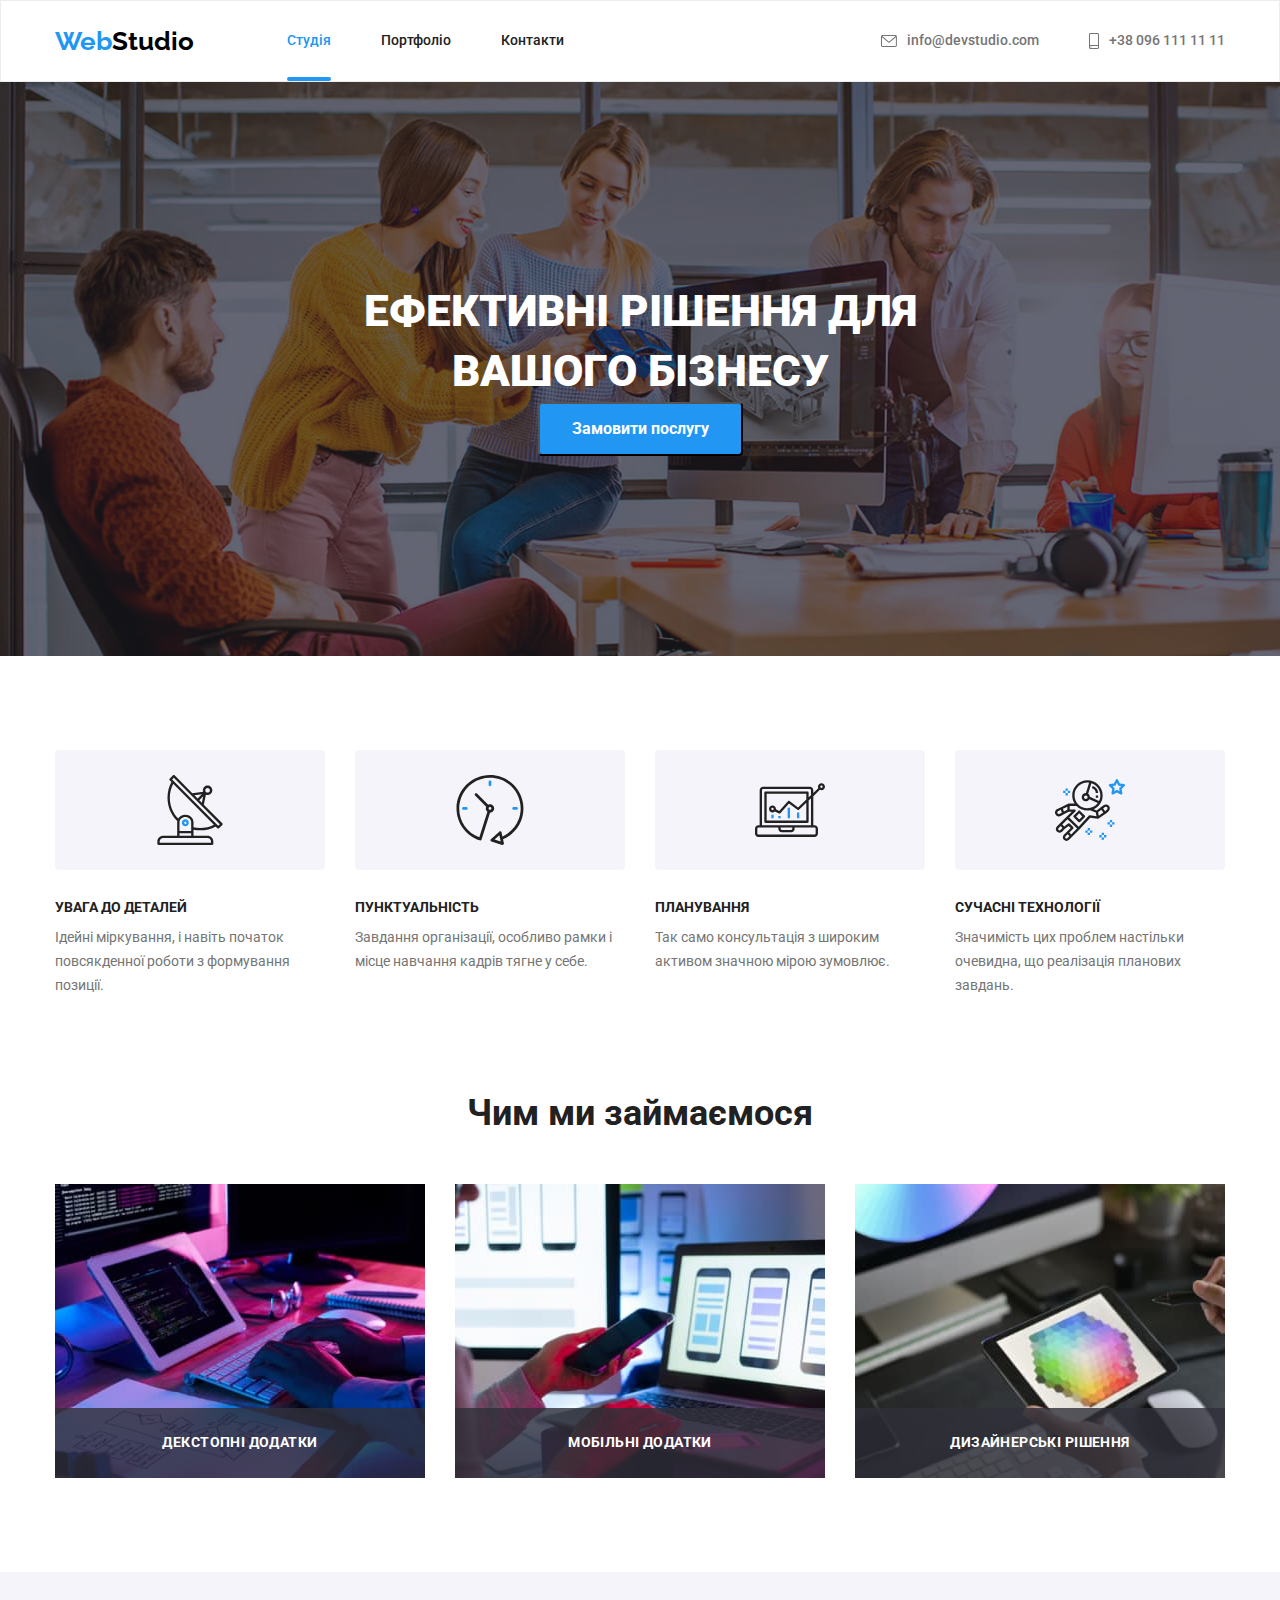
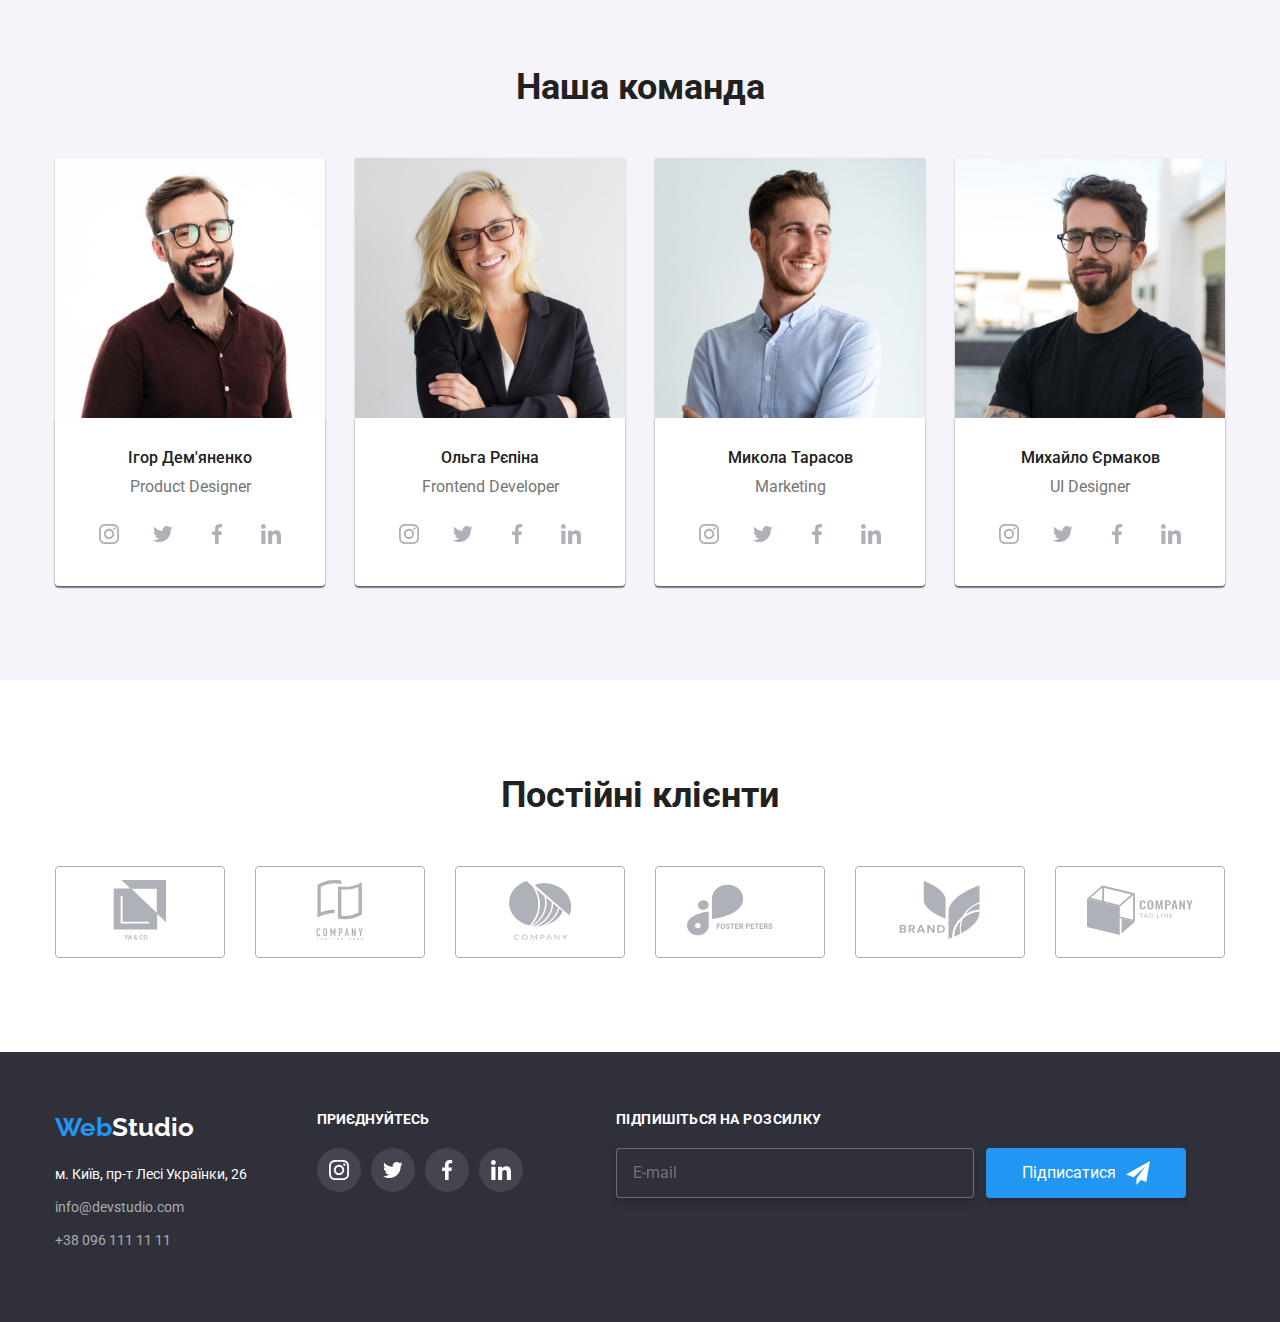
<file: index.html>
<!DOCTYPE html>
<html lang="ru">
	<head>
		<meta charset="UTF-8" />
		<meta http-equiv="X-UA-Compatible" content="IE=edge" />
		<meta name="viewport" content="width=device-width, initial-scale=1.0" />
		<title>ВебСтудія</title>
		<link rel="stylesheet" href="https://cdn.jsdelivr.net/npm/modern-normalize@1.1.0/modern-normalize.min.css" />
		<link rel="preconnect" href="https://fonts.googleapis.com" />
		<link rel="preconnect" href="https://fonts.gstatic.com" crossorigin />
		<link
			href="https://fonts.googleapis.com/css2?family=Raleway:wght@700&family=Roboto:wght@400;500;700;900&display=swap"
			rel="stylesheet"
		/>
		<link rel="stylesheet" href="./css/main.min.css" />
	</head>
	<body>
		<!-- HEDER -->
		<header class="page-header">
			<div class="container page-heder-container">
				<nav class="navigation">
					<a class="link logo" href="./index.html">Web<span class="logo2">Studio</span></a>
					<ul class="menu">
						<li class="menu__item list">
							<a class="menu__link current link" href="./index.html">Студія</a>
						</li>
						<li class="menu__item list">
							<a class="menu__link link" href="./portfolio.html">Портфоліо</a>
						</li>
						<li class="menu__item list"><a class="menu__link link" href="">Контакти</a></li>
					</ul>
				</nav>
				<ul class="menu mail-phone-item">
					<li class="menu__item list">
						<a class="mail link" href="mailto:info@devstudio.com">
							<svg class="mail-svg" width="16" height="12">
								<use href="./images/svg/icons.svg#icon-envelope_hover"></use>
							</svg>
							info@devstudio.com</a
						>
					</li>
					<li class="menu__item list">
						<a class="phone-number link" href="tel:+380961111111">
							<svg class="phone-svg" width="10" height="16">
								<use href="./images/svg/icons.svg#icon-smartphone"></use>
							</svg>
							+38 096 111 11 11</a
						>
					</li>
				</ul>
			</div>
		</header>
		<!-- /HEDER -->
		<main>
			<!-- order -->
			<section class="hero">
				<div class="container hrt">
					<h1 class="hero-text">ЕФЕКТИВНІ РІШЕННЯ ДЛЯ ВАШОГО БІЗНЕСУ</h1>
					<p>
						<button class="modal-btn" data-modal-open type="button">Замовити послугу</button>
					</p>
				</div>
			</section>
			<!-- OUR ADVANTAGE -->
			<section class="our-advantages section">
				<div class="container">
					<h2 class="hidden-title">НАШІ ПЕРЕВАГИ</h2>
					<ul class="advantages">
						<li class="advantages-item list">
							<div class="advantages-item-svg">
								<svg width="70" height="70">
									<use href="./images/svg/icons.svg#icon-antenna"></use>
								</svg>
							</div>
							<h3 class="advantages-characteristic">УВАГА ДО ДЕТАЛЕЙ</h3>
							<p class="advantages-description">
								Ідейні міркування, і навіть початок повсякденної роботи з формування позиції.
							</p>
						</li>
						<li class="advantages-item list">
							<div class="advantages-item-svg">
								<svg width="70" height="70">
									<use href="./images/svg/icons.svg#icon-clock"></use>
								</svg>
							</div>
							<h3 class="advantages-characteristic">ПУНКТУАЛЬНІСТЬ</h3>
							<p class="advantages-description">
								Завдання організації, особливо рамки і місце навчання кадрів тягне у себе.
							</p>
						</li>
						<li class="advantages-item list">
							<div class="advantages-item-svg">
								<svg width="70" height="70">
									<use href="./images/svg/icons.svg#icon-diagram"></use>
								</svg>
							</div>
							<h3 class="advantages-characteristic">ПЛАНУВАННЯ</h3>
							<p class="advantages-description"> Так само консультація з широким активом значною мірою зумовлює. </p>
						</li>
						<li class="advantages-item list">
							<div class="advantages-item-svg">
								<svg width="70" height="70">
									<use href="./images/svg/icons.svg#icon-astronaut"></use>
								</svg>
							</div>
							<h3 class="advantages-characteristic">СУЧАСНІ ТЕХНОЛОГІЇ</h3>
							<p class="advantages-description"
								>Значимість цих проблем настільки очевидна, що реалізація планових завдань.
							</p>
						</li>
					</ul>
				</div>
				<!-- /OUR ADVANTAGE -->
			</section>
			<!-- WHAT ARE WE DOING -->
			<section class="we-doing section">
				<div class="container">
					<h2 class="responsibilities">Чим ми займаємося</h2>
					<ul class="we-doing-card">
						<li class="doing-card list">
							<img src="./images/what_are_we_doing/img1.jpg" alt="кодит на комп'ютері" width="370" height="290" />
							<div class="doing">
								<p class="we-doing-card-item">ДЕКСТОПНІ ДОДАТКИ</p>
							</div>
						</li>
						<li class="doing-card list">
							<img
								src="./images/what_are_we_doing/img2.jpg"
								alt="в руках смартфон, на столі ноутбук"
								width="370"
								height="290"
							/>
							<div class="doing">
								<p class="we-doing-card-item">МОБІЛЬНІ ДОДАТКИ</p>
							</div>
						</li>
						<li class="doing-card list">
							<img
								src="./images/what_are_we_doing/img3.jpg"
								alt="в руках планшет з кольоровою гамою"
								width="370"
								height="290"
							/>
							<div class="doing">
								<p class="we-doing-card-item">ДИЗАЙНЕРСЬКІ РІШЕННЯ</p>
							</div>
						</li>
					</ul>
				</div>
			</section>
			<!-- /WHAT ARE WE DOING -->
			<!-- OUR TEAM -->
			<section class="team section">
				<div class="container">
					<h2 class="our-team">Наша команда</h2>
					<ul class="employees">
						<li class="employee list">
							<img
								src="./images/employee/igor_demyanenko.jpg"
								alt="Igor Demyanenko Product Designer"
								width="270"
								height="260"
							/>
							<div class="employee-card">
								<h3 class="name-employee">Ігор Дем'яненко</h3>
								<p class="position" lang="en">Product Designer</p>
								<ul class="employee-social list">
									<li class="employee-social-item">
										<a class="employee-social-item-link" href=""
											><svg class="employee-social-item-svg" width="20" height="20">
												<use href="./images/svg/icons.svg#icon-instagram"></use></svg
										></a>
									</li>
									<li class="employee-social-item">
										<a class="employee-social-item-link" href=""
											><svg class="employee-social-item-svg" width="20" height="20">
												<use href="./images/svg/icons.svg#icon-twitter"></use></svg
										></a>
									</li>
									<li class="employee-social-item">
										<a class="employee-social-item-link" href=""
											><svg class="employee-social-item-svg" width="20" height="20">
												<use href="./images/svg/icons.svg#icon-facebook"></use></svg
										></a>
									</li>
									<li class="employee-social-item">
										<a class="employee-social-item-link" href=""
											><svg class="employee-social-item-svg" width="20" height="20">
												<use href="./images/svg/icons.svg#icon-linkedin"></use></svg
										></a>
									</li>
								</ul>
							</div>
						</li>
						<li class="employee list">
							<img
								src="./images/employee/olga_repina.jpg"
								alt="Olga Repina Frontend Developer"
								width="270"
								height="260"
							/>
							<div class="employee-card">
								<h3 class="name-employee">Ольга Рєпіна</h3>
								<p class="position" lang="en">Frontend Developer</p>
								<ul class="employee-social list">
									<li class="employee-social-item">
										<a class="employee-social-item-link" href=""
											><svg class="employee-social-item-svg" width="20" height="20">
												<use href="./images/svg/icons.svg#icon-instagram"></use></svg
										></a>
									</li>
									<li class="employee-social-item">
										<a class="employee-social-item-link" href=""
											><svg class="employee-social-item-svg" width="20" height="20">
												<use href="./images/svg/icons.svg#icon-twitter"></use></svg
										></a>
									</li>
									<li class="employee-social-item">
										<a class="employee-social-item-link" href=""
											><svg class="employee-social-item-svg" width="20" height="20">
												<use href="./images/svg/icons.svg#icon-facebook"></use></svg
										></a>
									</li>
									<li class="employee-social-item">
										<a class="employee-social-item-link" href=""
											><svg class="employee-social-item-svg" width="20" height="20">
												<use href="./images/svg/icons.svg#icon-linkedin"></use></svg
										></a>
									</li>
								</ul>
							</div>
						</li>
						<li class="employee list">
							<img
								src="./images/employee/nikolai_tarasov.jpg"
								alt="Nikolai Tarasov Marketing"
								width="270"
								height="260"
							/>
							<div class="employee-card">
								<h3 class="name-employee">Микола Тарасов</h3>
								<p class="position" lang="en">Marketing</p>
								<ul class="employee-social list">
									<li class="employee-social-item">
										<a class="employee-social-item-link" href=""
											><svg class="employee-social-item-svg" width="20" height="20">
												<use href="./images/svg/icons.svg#icon-instagram"></use></svg
										></a>
									</li>
									<li class="employee-social-item">
										<a class="employee-social-item-link" href=""
											><svg class="employee-social-item-svg" width="20" height="20">
												<use href="./images/svg/icons.svg#icon-twitter"></use></svg
										></a>
									</li>
									<li class="employee-social-item">
										<a class="employee-social-item-link" href=""
											><svg class="employee-social-item-svg" width="20" height="20">
												<use href="./images/svg/icons.svg#icon-facebook"></use></svg
										></a>
									</li>
									<li class="employee-social-item">
										<a class="employee-social-item-link" href=""
											><svg class="employee-social-item-svg" width="20" height="20">
												<use href="./images/svg/icons.svg#icon-linkedin"></use></svg
										></a>
									</li>
								</ul>
							</div>
						</li>
						<li class="employee list">
							<img
								src="./images/employee/mihail_ermakov.jpg"
								alt="Mikhail Ermakov UI Designer"
								width="270"
								height="260"
							/>
							<div class="employee-card">
								<h3 class="name-employee">Михайло Єрмаков</h3>
								<p class="position" lang="en">UI Designer</p>
								<ul class="employee-social list">
									<li class="employee-social-item">
										<a class="employee-social-item-link" href=""
											><svg class="employee-social-item-svg" width="20" height="20">
												<use href="./images/svg/icons.svg#icon-instagram"></use></svg
										></a>
									</li>
									<li class="employee-social-item">
										<a class="employee-social-item-link" href=""
											><svg class="employee-social-item-svg" width="20" height="20">
												<use href="./images/svg/icons.svg#icon-twitter"></use></svg
										></a>
									</li>
									<li class="employee-social-item">
										<a class="employee-social-item-link" href=""
											><svg class="employee-social-item-svg" width="20" height="20">
												<use href="./images/svg/icons.svg#icon-facebook"></use></svg
										></a>
									</li>
									<li class="employee-social-item">
										<a class="employee-social-item-link" href=""
											><svg class="employee-social-item-svg" width="20" height="20">
												<use href="./images/svg/icons.svg#icon-linkedin"></use></svg
										></a>
									</li>
								</ul>
							</div>
						</li>
					</ul>
				</div>
			</section>
			<!-- /OUR TEAM -->
			<section class="customers">
				<div class="container">
					<h2 class="our-customers">Постійні клієнти</h2>
					<ul class="regular-customers">
						<li class="regular-customers-items list">
							<a href="regular-customers-items-link"
								><svg class="regular-customers-items-link-svg" width="106" height="60">
									<use href="./images/svg/icons.svg#icon-yaco"></use>
								</svg>
							</a>
						</li>
						<li class="regular-customers-items list">
							<a href="regular-customers-items-link"
								><svg class="regular-customers-items-link-svg" width="106" height="60">
									<use href="./images/svg/icons.svg#icon-tegline"></use>
								</svg>
							</a>
						</li>
						<li class="regular-customers-items list">
							<a href="regular-customers-items-link"
								><svg class="regular-customers-items-link-svg" width="106" height="60">
									<use href="./images/svg/icons.svg#icon-company"></use>
								</svg>
							</a>
						</li>
						<li class="regular-customers-items list">
							<a href="regular-customers-items-link"
								><svg class="regular-customers-items-link-svg" width="106" height="60">
									<use href="./images/svg/icons.svg#icon-foster_peters"></use>
								</svg>
							</a>
						</li>
						<li class="regular-customers-items list">
							<a href="regular-customers-items-link"
								><svg class="regular-customers-items-link-svg" width="106" height="60">
									<use href="./images/svg/icons.svg#icon-brand"></use>
								</svg>
							</a>
						</li>
						<li class="regular-customers-items list">
							<a href="regular-customers-items-link"
								><svg class="regular-customers-items-link-svg" width="106" height="60">
									<use href="./images/svg/icons.svg#icon-tag_line"></use>
								</svg>
							</a>
						</li>
					</ul>
				</div>
			</section>
		</main>
		<!-- FOOTER -->
		<footer class="footer">
			<div class="container social-contacts">
				<div class="logo-footer-general">
					<a class="link logo-footer" href="./index.html">Web<span class="logo-footer2">Studio</span></a>
					<address class="address">
						<ul class="contacts">
							<li class="contacts-item list">
								<a class="item-gps link" href="https://goo.su/DPFk" target="_blank" rel="noopener noreferrer"
									>м. Київ, пр-т Лесі Українки, 26</a
								>
							</li>
							<li class="contacts-item list">
								<a class="item-mail link" href="mailto:info@devstudio.com">info@devstudio.com</a>
							</li>
							<li class="contacts-item list">
								<a class="item-phone-number link" href="tel:+380961111111">+38 096 111 11 11</a>
							</li>
						</ul>
					</address>
				</div>
				<div class="social-footer">
					<h3 class="join-in">ПРИЄДНУЙТЕСЬ</h3>
					<ul class="footer-social">
						<li class="footer-social-item list">
							<a class="footer-social-item-link" href="">
								<svg class="footer-social-item-svg" width="20" height="20">
									<use href="./images/svg/icons.svg#icon-instagram"></use></svg
							></a>
						</li>
						<li class="footer-social-item list">
							<a class="footer-social-item-link" href="">
								<svg class="footer-social-item-svg" width="20" height="20">
									<use href="./images/svg/icons.svg#icon-twitter"></use></svg
							></a>
						</li>
						<li class="footer-social-item list">
							<a class="footer-social-item-link" href="">
								<svg class="footer-social-item-svg" width="20" height="20">
									<use href="./images/svg/icons.svg#icon-facebook"></use></svg
							></a>
						</li>
						<li class="footer-social-item list">
							<a class="footer-social-item-link" href="">
								<svg class="footer-social-item-svg" width="20" height="20">
									<use href="./images/svg/icons.svg#icon-linkedin"></use></svg
							></a>
						</li>
					</ul>
				</div>
				<form class="footer-form">
					<p class="paragraph-footer-form">ПІДПИШІТЬСЯ НА РОЗСИЛКУ</p>
					<div class="footer-form-item">
						<label><input type="email" name="user-mail" class="footer-form-mail" placeholder="E-mail" /></label>
						<button type="submit" class="footer-form-submit"
							>Підписатися
							<svg class="footer-svg-icon">
								<use href="./images/svg/icons.svg#icon-icon_send"></use>
							</svg> </button></div
				></form>
			</div>
		</footer>
		<!-- /FOOTER -->
		<div class="backdrop is-hidden" data-modal>
			<div class="modal">
				<button type="button" class="modal-close-btn" data-modal-close>
					<svg class="modal-close-btn-icon" width="18" height="18">
						<use href="./images/svg/icons.svg#icon-close-black"></use>
					</svg>
				</button>
				<form class="modal-form">
					<p class="form-paragraph">Залиште свої дані, ми вам передзвонимо</p>
					<label class="modal-form-field">
						<span class="modal-form-input-desc">Ім'я</span>
						<span class="modal-form-input-wrapper">
							<input
								type="text"
								name="user-name"
								class="modal-form-input"
								required
								pattern="[a-zA-Zа-яА-Я]+"
								minlength="2" />
							<svg class="modal-form-input-icon">
								<use href="./images/svg/icons.svg#icon-person_black"></use></svg
						></span>
					</label>
					<label class="modal-form-field">
						<span class="modal-form-input-desc">Телефон</span>
						<span class="modal-form-input-wrapper">
							<input
								type="tel"
								name="user_phone"
								class="modal-form-input"
								required
								pattern="[0-9]{3}-[0-9]{3}-[0-9]{2}-[0-9]{2}"
								title="xxx-xxx-xx-xx" />
							<svg class="modal-form-input-icon">
								<use href="./images/svg/icons.svg#icon-phone_black"></use></svg
						></span>
					</label>
					<label class="modal-form-field">
						<span class="modal-form-input-desc">Пошта</span>
						<span class="modal-form-input-wrapper">
							<input type="email" name="user-email" class="modal-form-input" required />
							<svg class="modal-form-input-icon">
								<use href="./images/svg/icons.svg#icon-email_black"></use></svg></span
					></label>
					<label class="modal-form-field">
						<span class="modal-form-input-desc">Коментар</span>
						<textarea name="user-message" class="modal-form-message" placeholder="Введіть текст"></textarea>
					</label>
					<input id="user-policy" type="checkbox" name="user-policy" class="modal-form-check hidden-title" />
					<label for="user-policy" class="modal-form-check-desc">
						Погоджуюся з розсилкою та приймаю&nbsp;<a class="modal-form-check-desc-link" href=""
							>Умови договору</a
						></label
					>
					<button type="submit" class="modal-form-submit">Відправити</button>
				</form>
			</div>
		</div>
		<script src="./js/modal.js"></script>
	</body>
</html>
</file>
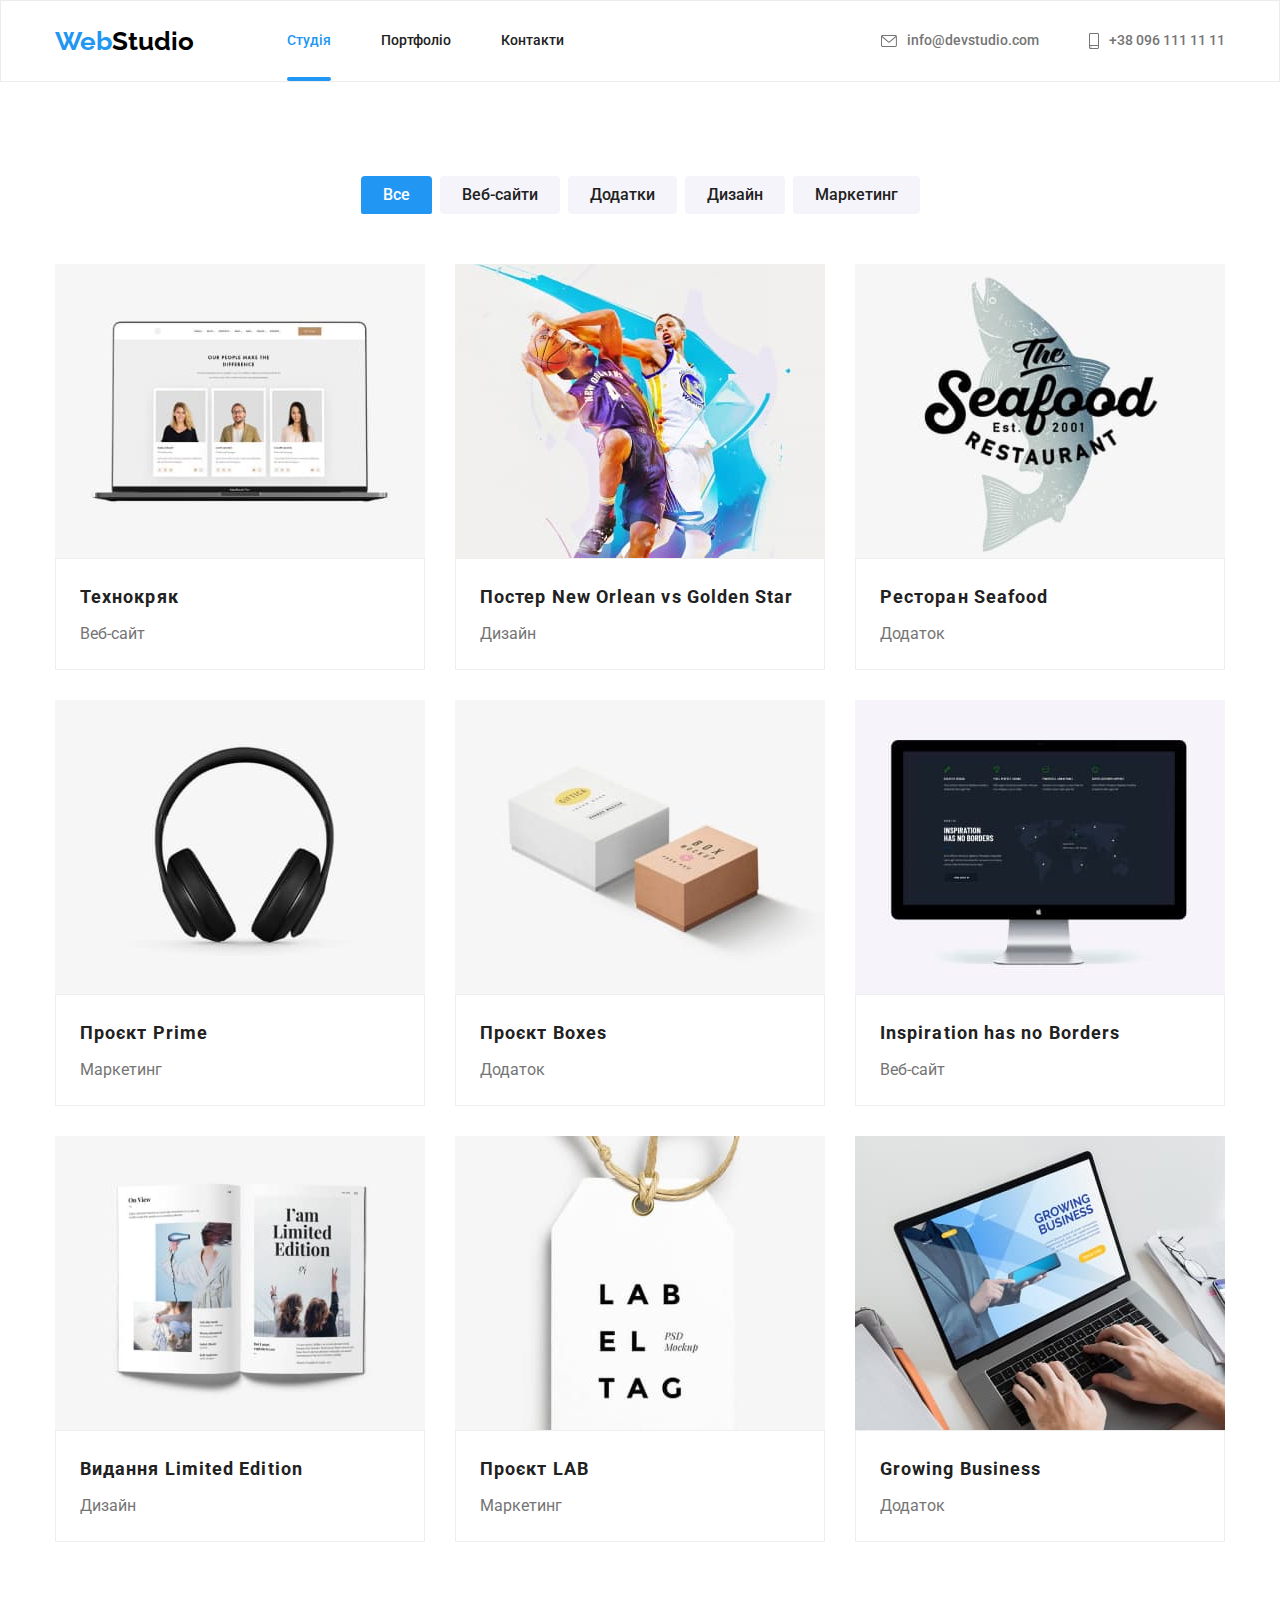
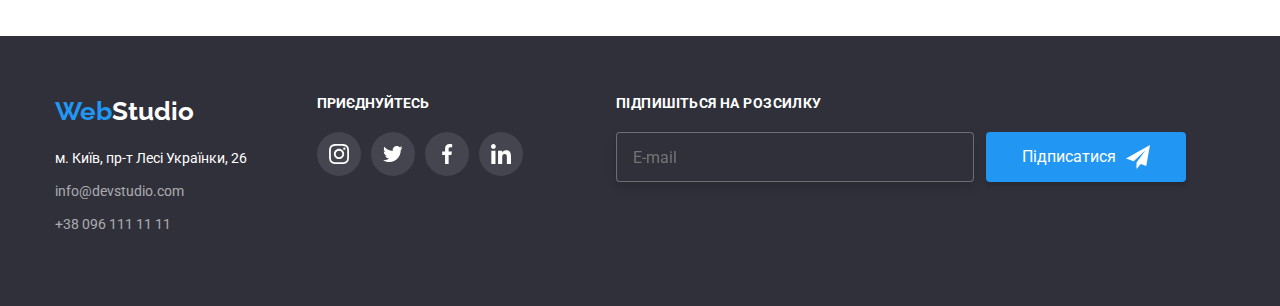
<file: portfolio.html>
<!DOCTYPE html>
<html lang="en">
	<head>
		<meta charset="UTF-8" />
		<meta http-equiv="X-UA-Compatible" content="IE=edge" />
		<meta name="viewport" content="width=device-width, initial-scale=1.0" />
		<title>portfolio</title>
		<link rel="stylesheet" href="https://cdn.jsdelivr.net/npm/modern-normalize@1.1.0/modern-normalize.min.css" />
		<link rel="preconnect" href="https://fonts.googleapis.com" />
		<link rel="preconnect" href="https://fonts.gstatic.com" crossorigin />
		<link
			href="https://fonts.googleapis.com/css2?family=Raleway:wght@700&family=Roboto:wght@400;500;700;900&display=swap"
			rel="stylesheet"
		/>
		<link rel="stylesheet" href="./css/main.min.css" />
	</head>
	<body>
		<!-- HEDER -->
		<header class="page-header">
			<div class="container page-heder-container">
				<nav class="navigation">
					<a class="link logo" href="./index.html">Web<span class="logo2">Studio</span></a>
					<ul class="menu">
						<li class="menu__item list">
							<a class="menu__link current link" href="./index.html">Студія</a>
						</li>
						<li class="menu__item list">
							<a class="menu__link link" href="./portfolio.html">Портфоліо</a>
						</li>
						<li class="menu__item list"><a class="menu__link link" href="">Контакти</a></li>
					</ul>
				</nav>
				<ul class="menu mail-phone-item">
					<li class="menu__item list">
						<a class="mail link" href="mailto:info@devstudio.com">
							<svg class="mail-svg" width="16" height="12">
								<use href="./images/svg/icons.svg#icon-envelope_hover"></use>
							</svg>
							info@devstudio.com</a
						>
					</li>
					<li class="menu__item list">
						<a class="phone-number link" href="tel:+380961111111">
							<svg class="phone-svg" width="10" height="16">
								<use href="./images/svg/icons.svg#icon-smartphone"></use>
							</svg>
							+38 096 111 11 11</a
						>
					</li>
				</ul>
			</div>
		</header>
		<!-- /HEDER -->
		<main>
			<section class="portfolio-section">
				<div class="container">
					<h1 hidden>Портфоліо</h1>
					<ul class="portfolio-menu">
						<li class="list"><button class="portfolio-btn current" type="button">Все</button></li>
						<li class="list"><button class="portfolio-btn" type="button">Веб-сайти</button></li>
						<li class="list"><button class="portfolio-btn" type="button">Додатки</button></li>
						<li class="list"><button class="portfolio-btn" type="button">Дизайн</button></li>
						<li class="list"><button class="portfolio-btn" type="button">Маркетинг</button></li>
					</ul>
					<ul class="work-items">
						<li class="work-items-cards list">
							<a class="link-work-items-cards link" href="./images/portfolio/website.jpg">
								<div class="link-work-items-cards-wrapper"
									><img src="./images/portfolio/website.jpg" alt="laptop" width="370" height="295" />
									<p class="overlay"
										>Ресурс пропонує комплексні пропозиції з різним рівнем функціоналу та сервісів. Все це дозволить
										відвідувачу отримати вичерпні відомості про компанію чи приватну особу.</p
									></div
								>
								<div class="work-items-categories">
									<h2 class="works link">Технокряк</h2>
									<p class="categories-works list">Веб-сайт</p>
								</div></a
							>
						</li>
						<li class="work-items-cards list">
							<a class="link-work-items-cards link" href="./images/portfolio/design.jpg">
								<div class="link-work-items-cards-wrapper">
									<img src="./images/portfolio/design.jpg" alt="basketball players" width="370" height="295" />
									<p class="overlay"
										>Ресурс пропонує комплексні пропозиції з різним рівнем функціоналу та сервісів. Все це дозволить
										відвідувачу отримати вичерпні відомості про компанію чи приватну особу.</p
									></div
								>
								<div class="work-items-categories">
									<h2 class="works link">Постер New Orlean vs Golden Star</h2>
									<p class="categories-works list">Дизайн</p>
								</div></a
							>
						</li>
						<li class="work-items-cards list">
							<a class="link-work-items-cards link" href="./images/portfolio/seafood.jpg">
								<div class="link-work-items-cards-wrapper">
									<img src="./images/portfolio/seafood.jpg" alt="The seafood restaurant" width="370" height="295" />
									<p class="overlay"
										>Ресурс пропонує комплексні пропозиції з різним рівнем функціоналу та сервісів. Все це дозволить
										відвідувачу отримати вичерпні відомості про компанію чи приватну особу.</p
									></div
								>
								<div class="work-items-categories">
									<h2 class="works link">Ресторан Seafood</h2>
									<p class="categories-works list">Додаток</p>
								</div></a
							>
						</li>
						<li class="work-items-cards list">
							<a class="link-work-items-cards link" href="./images/portfolio/marketing.jpg">
								<div class="link-work-items-cards-wrapper">
									<img src="./images/portfolio/marketing.jpg" alt="headphones" width="370" height="295" />
									<p class="overlay"
										>Ресурс пропонує комплексні пропозиції з різним рівнем функціоналу та сервісів. Все це дозволить
										відвідувачу отримати вичерпні відомості про компанію чи приватну особу.</p
									></div
								>
								<div class="work-items-categories">
									<h2 class="works link">Проєкт Prime</h2>
									<p class="categories-works list">Маркетинг</p>
								</div></a
							>
						</li>
						<li class="work-items-cards list">
							<a class="link-work-items-cards link" href="./images/portfolio/boxes.jpg">
								<div class="link-work-items-cards-wrapper">
									<img src="./images/portfolio/boxes.jpg" alt="boxes" width="370" height="295" />
									<p class="overlay"
										>Ресурс пропонує комплексні пропозиції з різним рівнем функціоналу та сервісів. Все це дозволить
										відвідувачу отримати вичерпні відомості про компанію чи приватну особу.</p
									></div
								>
								<div class="work-items-categories">
									<h2 class="works link">Проєкт Boxes</h2>
									<p class="categories-works list">Додаток</p>
								</div></a
							>
						</li>
						<li class="work-items-cards list">
							<a class="link-work-items-cards link" href="./images/portfolio/inspiration.jpg">
								<div class="link-work-items-cards-wrapper">
									<img src="./images/portfolio/inspiration.jpg" alt="monitor" width="370" height="295" />
									<p class="overlay"
										>Ресурс пропонує комплексні пропозиції з різним рівнем функціоналу та сервісів. Все це дозволить
										відвідувачу отримати вичерпні відомості про компанію чи приватну особу.</p
									></div
								>
								<div class="work-items-categories">
									<h2 class="works link">Inspiration has no Borders</h2>
									<p class="categories-works list">Веб-сайт</p>
								</div></a
							>
						</li>
						<li class="work-items-cards list">
							<a class="link-work-items-cards link" href="./images/portfolio/limitededition.jpg">
								<div class="link-work-items-cards-wrapper">
									<img
										src="./images/portfolio/limitededition.jpg"
										alt="Издание Limited Edition"
										width="370"
										height="295"
									/>
									<p class="overlay"
										>Ресурс пропонує комплексні пропозиції з різним рівнем функціоналу та сервісів. Все це дозволить
										відвідувачу отримати вичерпні відомості про компанію чи приватну особу.</p
									></div
								>
								<div class="work-items-categories">
									<h2 class="works link">Видання Limited Edition</h2>
									<p class="categories-works list">Дизайн</p>
								</div></a
							>
						</li>
						<li class="work-items-cards list">
							<a class="link-work-items-cards link" href="./images/portfolio/lab.jpg">
								<div class="link-work-items-cards-wrapper">
									<img src="./images/portfolio/lab.jpg" alt="label LAB" width="370" height="295" />
									<p class="overlay"
										>Ресурс пропонує комплексні пропозиції з різним рівнем функціоналу та сервісів. Все це дозволить
										відвідувачу отримати вичерпні відомості про компанію чи приватну особу.</p
									></div
								>
								<div class="work-items-categories">
									<h2 class="works link">Проєкт LAB</h2>
									<p class="categories-works list">Маркетинг</p>
								</div></a
							>
						</li>
						<li class="work-items-cards list">
							<a class="link-work-items-cards link" href="./images/portfolio/growingbusiness.jpg">
								<div class="link-work-items-cards-wrapper">
									<img
										src="./images/portfolio/growingbusiness.jpg"
										alt="laptop Growing Business"
										width="370"
										height="295"
									/>
									<p class="overlay"
										>Ресурс пропонує комплексні пропозиції з різним рівнем функціоналу та сервісів. Все це дозволить
										відвідувачу отримати вичерпні відомості про компанію чи приватну особу.</p
									></div
								>
								<div class="work-items-categories">
									<h2 class="works link">Growing Business</h2>
									<p class="categories-works list">Додаток</p>
								</div></a
							>
						</li>
					</ul>
				</div>
			</section>
		</main>
		<!-- FOOTER -->
		<footer class="footer">
			<div class="container social-contacts">
				<div class="logo-footer-general">
					<a class="link logo-footer" href="./index.html">Web<span class="logo-footer2">Studio</span></a>
					<address class="address">
						<ul class="contacts">
							<li class="contacts-item list">
								<a class="item-gps link" href="https://goo.su/DPFk" target="_blank" rel="noopener noreferrer"
									>м. Київ, пр-т Лесі Українки, 26</a
								>
							</li>
							<li class="contacts-item list">
								<a class="item-mail link" href="mailto:info@devstudio.com">info@devstudio.com</a>
							</li>
							<li class="contacts-item list">
								<a class="item-phone-number link" href="tel:+380961111111">+38 096 111 11 11</a>
							</li>
						</ul>
					</address>
				</div>
				<div class="social-footer">
					<h3 class="join-in">ПРИЄДНУЙТЕСЬ</h3>
					<ul class="footer-social">
						<li class="footer-social-item list">
							<a class="footer-social-item-link" href="">
								<svg class="footer-social-item-svg" width="20" height="20">
									<use href="./images/svg/icons.svg#icon-instagram"></use></svg
							></a>
						</li>
						<li class="footer-social-item list">
							<a class="footer-social-item-link" href="">
								<svg class="footer-social-item-svg" width="20" height="20">
									<use href="./images/svg/icons.svg#icon-twitter"></use></svg
							></a>
						</li>
						<li class="footer-social-item list">
							<a class="footer-social-item-link" href="">
								<svg class="footer-social-item-svg" width="20" height="20">
									<use href="./images/svg/icons.svg#icon-facebook"></use></svg
							></a>
						</li>
						<li class="footer-social-item list">
							<a class="footer-social-item-link" href="">
								<svg class="footer-social-item-svg" width="20" height="20">
									<use href="./images/svg/icons.svg#icon-linkedin"></use></svg
							></a>
						</li>
					</ul>
				</div>
				<form class="footer-form">
					<p class="paragraph-footer-form">ПІДПИШІТЬСЯ НА РОЗСИЛКУ</p>
					<div class="footer-form-item">
						<label><input type="email" name="user-mail" class="footer-form-mail" placeholder="E-mail" /></label>
						<button type="submit" class="footer-form-submit"
							>Підписатися
							<svg class="footer-svg-icon">
								<use href="./images/svg/icons.svg#icon-icon_send"></use>
							</svg> </button></div
				></form>
			</div>
		</footer>
		<!-- /FOOTER -->
	</body>
</html>
</file>
<file: css/main.min.css>
:root{--accent-color: #2196f3;--paragraph-color: #757575;--hero-background: #c4c4c4;--main-text-color: #212121;--main-text-font-size: 14px;--btn-background-color: #188ce8;--footer-background-color: #2f303a;--mail-phone-footer-color: rgba(255, 255, 255, 0.6);--team-background-color: #f5f4fa;--logo2-heder-color: #000000;--text-color-modal-btn: #ffffff;--text-color-portfolio-btn-hf: #ffffff;--hero-text-color: #ffffff;--background-color-sections: #ffffff;--employee-background-color: #f5f4fa;--current-color: #ffffff;--item-gps-color: #ffffff;--logo2-footer-color: #ffffff;--portfolio-btn-background-color: #f5f4fa;--social-hover-svg: #ffffff}h1,h2,h3,h4,h5,h6,p{margin-top:0;margin-bottom:0}ul,ol{margin-top:0;margin-bottom:0;padding-left:0}img{display:block;max-width:100%;height:auto}button{cursor:pointer}.list{list-style:none}.link{text-decoration:none}body{font-family:"Roboto",sans-serif;color:var(--main-text-color)}.address{font-style:normal}.section{padding-top:94px;padding-bottom:94px}.container{width:1200px;margin:0 auto;padding:0 15px}.hidden-title{position:absolute;width:1px;height:1px;margin:-1px;border:0;padding:0;white-space:nowrap;clip-path:inset(100%);clip:rect(0 0 0 0);overflow:hidden}.modal-btn{font-family:inherit;font-weight:700;font-size:16px;line-height:1.88;color:var(--text-color-modal-btn);background:var(--accent-color);border-radius:4px;padding-top:10px;padding-bottom:10px;padding-left:32px;padding-right:32px;transition:background-color 250ms cubic-bezier(0.4, 0, 0.2, 1)}.modal-btn:hover,.modal-btn:focus{background-color:var(--btn-background-color)}.portfolio-btn{font-family:inherit;font-weight:500;font-size:16px;line-height:1.62;color:var(--main-text-color);background:var(--portfolio-btn-background-color);border-radius:4px;padding:6px 22px;border:none;transition:background-color,color 250ms cubic-bezier(0.4, 0, 0.2, 1)}.portfolio-btn:hover,.portfolio-btn:focus{color:var(--text-color-portfolio-btn-hf);background:var(--accent-color);box-shadow:0px 3px 1px rgba(0,0,0,.1),0px 1px 2px rgba(0,0,0,.08),0px 2px 2px rgba(0,0,0,.12);border-radius:4px}.logo{font-family:"Raleway",sans-serif;font-weight:700;font-size:26px;line-height:1.19;color:var(--accent-color);margin-right:93px}.logo2{color:var(--logo2-heder-color)}.menu__link{display:flex;align-items:center;font-weight:500;font-size:var(--main-text-font-size);line-height:1.14;color:var(--main-text-color);padding-top:32px;padding-bottom:32px;transition:color 250ms cubic-bezier(0.4, 0, 0.2, 1)}.menu__link:hover,.menu__link:focus{color:var(--accent-color)}.phone-number,.mail{display:flex;align-items:center;font-weight:500;font-size:var(--main-text-font-size);line-height:1.14;color:var(--paragraph-color);padding-top:32px;padding-bottom:32px;transition:color 250ms cubic-bezier(0.4, 0, 0.2, 1)}.phone-number:hover,.phone-number:focus,.mail:hover,.mail:focus{color:var(--accent-color)}.mail-svg{margin-right:10px;fill:var(--paragraph-color)}.mail:hover .mail-svg,.mail:focus .mail-svg{fill:var(--accent-color)}.phone-svg{margin-right:10px;fill:var(--paragraph-color)}.phone-number:hover .phone-svg,.phone-number:focus .phone-svg{fill:var(--accent-color)}.current{position:relative;color:var(--accent-color)}.current::after{content:"";position:absolute;width:100%;height:4px;background:#2196f3;border-radius:2px;left:0;bottom:0}.page-heder-container{display:flex;align-items:center}.navigation{display:flex;align-items:center}.menu{display:flex;align-items:center}.menu__item:not(:last-child){margin-right:50px}.mail-phone-item{margin-left:auto}.page-header{border:1px solid #ececec}.hero{background:var(--hero-background);text-align:center;padding-top:200px;padding-bottom:200px;background-image:linear-gradient(rgba(47, 48, 58, 0.4), rgba(47, 48, 58, 0.4)),url("../images/hero/bg.jpg");background-size:cover}.hero-text{width:696px;font-weight:900;font-size:44px;line-height:1.36;text-align:center;color:var(--hero-text-color);margin:0 auto}.advantages-item-svg{display:flex;justify-content:center;align-items:center;width:270px;height:120px;background:#f5f4fa;border-radius:4px;margin-bottom:30px}.advantages{display:flex;gap:30px}.our-advantages,.we-doing{background-color:var(--background-color-sections)}.we-doing{padding-top:0px}.we-doing-card{display:flex;flex-wrap:wrap;gap:30px}.we-doing-card-items{position:absolute}.we-doing-card-item{font-weight:700;font-size:14px;line-height:1.14;text-align:center;letter-spacing:.03em;text-transform:uppercase;color:#fff;margin-top:27px;margin-bottom:27px}.doing-card{position:relative}.doing{position:absolute;bottom:0;width:370px;height:70px;background:rgba(47,48,58,.8)}.advantages-item{width:270px}.advantages-characteristic{font-weight:700;font-size:14px;line-height:1.14;color:var(--main-text-color);margin-bottom:10px}.advantages-description{font-weight:400;font-size:var(--main-text-font-size);line-height:1.71;color:var(--paragraph-color)}.responsibilities{font-weight:700;font-size:36px;line-height:1.17;text-align:center;margin-bottom:50px}.team{background-color:var(--team-background-color)}.our-team{font-weight:700;font-size:36px;line-height:1.17;text-align:center;padding-bottom:50px}.name-employee{font-weight:500;font-size:16px;line-height:1.19;margin-bottom:10px}.position{font-weight:400;font-size:16px;line-height:1.19;color:var(--paragraph-color);margin-bottom:16px}.employee{background-color:var(--employee-background-color);box-shadow:0px 1px 3px rgba(0,0,0,.12),0px 1px 1px rgba(0,0,0,.14),0px 2px 1px rgba(0,0,0,.2);border-radius:0px 0px 4px 4px}.employees{display:flex;flex-wrap:wrap;gap:30px}.employee-social{display:flex;justify-content:center;gap:10px}.employee-card{background:#fff;box-shadow:0px 1px 3px rgba(0,0,0,.12),0px 1px 1px rgba(0,0,0,.14),0px 2px 1px rgba(0,0,0,.2);border-radius:0px 0px 4px 4px;padding-top:30px;padding-bottom:30px;text-align:center}.employee-social-item-link{display:flex;justify-content:center;align-items:center;width:44px;height:44px;border-radius:100%;background-color:#fff;transition:background-color,fill 250ms cubic-bezier(0.4, 0, 0.2, 1)}.employee-social-item-link:hover,.employee-social-item-link:focus{background-color:var(--accent-color)}.employee-social-item-svg{fill:#afb1b8;transition:fill 250ms cubic-bezier(0.4, 0, 0.2, 1)}.employee-social-item-link:hover .employee-social-item-svg,.employee-social-item-link:focus .employee-social-item-svg{fill:var(--social-hover-svg)}.customers{padding:94px 0}.our-customers{font-weight:700;font-size:36px;line-height:1.17;text-align:center;color:var(--main-text-color);margin-bottom:50px}.regular-customers-items{display:flex;justify-content:center;align-items:center;width:170px;height:92px;border:1px solid #afb1b8;border-radius:4px;transition:background-color 250ms cubic-bezier(0.4, 0, 0.2, 1)}.regular-customers-items:hover,.regular-customers-items:focus{background-color:#fff;border-color:#188ce8}.regular-customers{display:flex;justify-content:center;align-items:center;gap:30px}.regular-customers-items-link{display:flex;justify-content:center;align-items:center;transition:fill 250ms cubic-bezier(0.4, 0, 0.2, 1)}.regular-customers-items-link-svg{fill:#afb1b8}.regular-customers-items:hover .regular-customers-items-link-svg,.regular-customers-items:focus .regular-customers-items-link-svg{fill:#188ce8}.footer{background-color:var(--footer-background-color);padding-top:60px;padding-bottom:60px;display:flex;gap:70px}.item-gps{font-weight:400;font-size:var(--main-text-font-size);line-height:1.71;color:var(--item-gps-color);margin-bottom:9px;transition:color 250ms cubic-bezier(0.4, 0, 0.2, 1)}.item-gps:hover,.item-gps:focus{color:var(--accent-color)}.item-mail,.item-phone-number{font-weight:400;font-size:var(--main-text-font-size);line-height:1.71;color:var(--mail-phone-footer-color);transition:color 250ms cubic-bezier(0.4, 0, 0.2, 1)}.item-mail:hover,.item-mail:focus,.item-phone-number:hover,.item-phone-number:focus{color:var(--accent-color)}.logo-footer2{color:var(--logo2-footer-color)}.contacts-item{margin-bottom:9px}.contacts{margin-top:20px}.logo-footer{font-family:"Raleway",sans-serif;font-weight:700;font-size:26px;line-height:1.19;color:var(--accent-color)}.footer-social-item-link{display:flex;justify-content:center;align-items:center;width:44px;height:44px;border-radius:100%;background-color:rgba(255,255,255,.1);transition:background-color,fill 250ms cubic-bezier(0.4, 0, 0.2, 1)}.footer-social-item-link:hover,.footer-social-item-link:focus{background-color:var(--accent-color)}.footer-social-item-svg{fill:#fff}.footer-social{display:flex;justify-content:center;gap:10px}.social-contacts{display:flex}.join-in{font-weight:700;font-size:14px;line-height:1.14;color:#fff;margin-bottom:20px}.social-footer{margin-left:70px}.paragraph-footer-form{font-weight:700;font-size:14px;line-height:1.14;letter-spacing:.03em;text-transform:uppercase;color:#fff;margin-bottom:20px}.footer-form-mail{width:358px;height:50px;border:1px solid rgba(255,255,255,.3);filter:drop-shadow(0px 4px 4px rgba(0, 0, 0, 0.15));border-radius:4px;resize:none;background-color:#2f303a;padding-left:16px;font-weight:400;font-size:16px;line-height:1.25;align-items:center;color:rgba(255,255,255,.6);transition:border-color 250ms cubic-bezier(0.4, 0, 0.2, 1)}.footer-form-mail:focus{outline:none;border-color:rgba(255,255,255,.3)}.footer-form-submit{display:flex;justify-content:center;align-items:center;width:200px;height:50px;background:#2196f3;box-shadow:0px 4px 4px rgba(0,0,0,.15);border-radius:4px;color:#fff;border:none;padding-left:28px;padding-right:28px}.footer-form-item{display:flex;justify-content:center;gap:12px}.footer-svg-icon{margin-left:10px;height:24px;width:24px}.footer-form{margin-left:93px}.work-items{display:flex;flex-wrap:wrap;gap:30px}.work-items-cards:hover,.work-items-cards:focus{box-shadow:0px 1px 1px rgba(0,0,0,.12),0px 4px 4px rgba(0,0,0,.06),1px 4px 6px rgba(0,0,0,.16)}.works{font-weight:700;font-size:18px;line-height:2;letter-spacing:.06em;color:var(--main-text-color);padding-bottom:4px}.categories-works{font-weight:400;font-size:16px;line-height:1.88;color:var(--paragraph-color)}button.current{color:var(--current-color);background-color:var(--accent-color)}.portfolio-menu{display:flex;flex-wrap:wrap;gap:8px;margin-bottom:50px;justify-content:center}.work-items-categories{background:#fff;border:1px solid #eee;padding:20px 24px}.portfolio-section{padding:94px 0}.link-work-items-cards-wrapper{display:block;position:relative;overflow:hidden}.overlay{position:absolute;left:0;top:0;width:100%;height:100%;overflow:auto;background-color:rgba(33,150,243,.9);font-weight:400;font-size:18px;line-height:1.56;color:#fff;padding-top:63px;padding-bottom:63px;padding-left:24px;padding-right:24px;transform:translate(0, 100%);transition:background-color,transform 250ms cubic-bezier(0.4, 0, 0.2, 1)}.link-work-items-cards:hover .overlay,.link-work-items-cards:focus .overlay{transform:translate(0, 0)}.backdrop{position:fixed;z-index:100;top:0;left:0;width:100%;height:100%;background-color:rgba(0,0,0,.2);transition:opacity 250ms cubic-bezier(0.4, 0, 0.2, 1),visibility 250ms cubic-bezier(0.4, 0, 0.2, 1)}.backdrop.is-hidden{opacity:0;visibility:hidden;pointer-events:none}.modal{position:absolute;top:50%;left:50%;transform:translate(-50%, -50%);width:528px;height:581px;background:#fff;box-shadow:0px 1px 3px rgba(0,0,0,.12),0px 1px 1px rgba(0,0,0,.14),0px 2px 1px rgba(0,0,0,.2);border-radius:4px;padding:40px}.modal-close-btn{position:absolute;top:8px;right:8px;display:flex;justify-content:center;align-items:center;width:30px;height:30px;background:#fff;border:1px solid rgba(0,0,0,.1);padding:0;border-radius:50%;transition:border-color 250ms cubic-bezier(0.4, 0, 0.2, 1)}.modal-close-btn:hover,.modal-close-btn:focus{border-color:var(--accent-color)}.modal-close-btn-icon{transition:fill 250ms cubic-bezier(0.4, 0, 0.2, 1)}.modal-close-btn-icon:hover,.modal-close-btn-icon:focus{fill:var(--accent-color)}.modal-form{display:flex;flex-direction:column}.modal-form-input{width:100%;height:40px;border:1px solid rgba(33,33,33,.2);border-radius:4px;padding-left:42px;margin-bottom:10px;transition:border-color 250ms cubic-bezier(0.4, 0, 0.2, 1)}.modal-form-input:focus{outline:none;border-color:var(--accent-color)}.form-paragraph{font-weight:700;font-size:20px;line-height:1.15;text-align:center;color:#212121;margin-bottom:12px}.modal-form-input-desc{display:block;font-weight:400;font-size:12px;line-height:1.17;color:#757575;margin-bottom:4px}.modal-form-input-wrapper{position:relative}.modal-form-input-icon{position:absolute;display:block;height:18px;width:18px;left:12px;top:50%;transform:translate(0, -50%);transition:fill 250ms cubic-bezier(0.4, 0, 0.2, 1)}.modal-form-input:focus+.modal-form-input-icon{fill:var(--accent-color)}.modal-form-message{width:100%;height:120px;border:1px solid rgba(33,33,33,.2);border-radius:4px;resize:none;padding-top:12px;padding-left:16px;padding-bottom:12px;padding-right:16px;transition:border-color 250ms cubic-bezier(0.4, 0, 0.2, 1);margin-bottom:20px}.modal-form-message:focus{outline:none;border-color:var(--accent-color)}.modal-form-message::placeholder{font-weight:400;font-size:12px;line-height:14px;color:rgba(117,117,117,.5)}.modal-form-check-desc{display:flex;margin-bottom:30px;font-weight:400;font-size:14px;line-height:1.71;color:#757575;align-items:center}.modal-form-check-desc::before{display:block;align-items:center;justify-content:center;top:auto;left:auto;width:16px;height:15px;content:"";cursor:pointer;border:1px solid #303030;border-radius:4px;margin-right:7px;margin-left:12px}.modal-form-check:checked+.modal-form-check-desc::before{background-image:url(../images/icon_check.jpg);border-radius:2px;background-size:16px 15px;background-position:center center}.modal-form-check-desc-link{color:#2196f3}.modal-form-submit{display:flex;justify-content:center;align-items:center;margin-left:124px;width:200px;height:50px;background:#2196f3;box-shadow:0px 4px 4px rgba(0,0,0,.15);border-radius:4px;color:#fff;border:none;transition:border-color 250ms cubic-bezier(0.4, 0, 0.2, 1);font-weight:700;font-size:16px;line-height:1.88;text-align:center}.modal-form-submit:hover,.modal-form-submit:focus{background:#188ce8}/*# sourceMappingURL=main.min.css.map */
</file>
